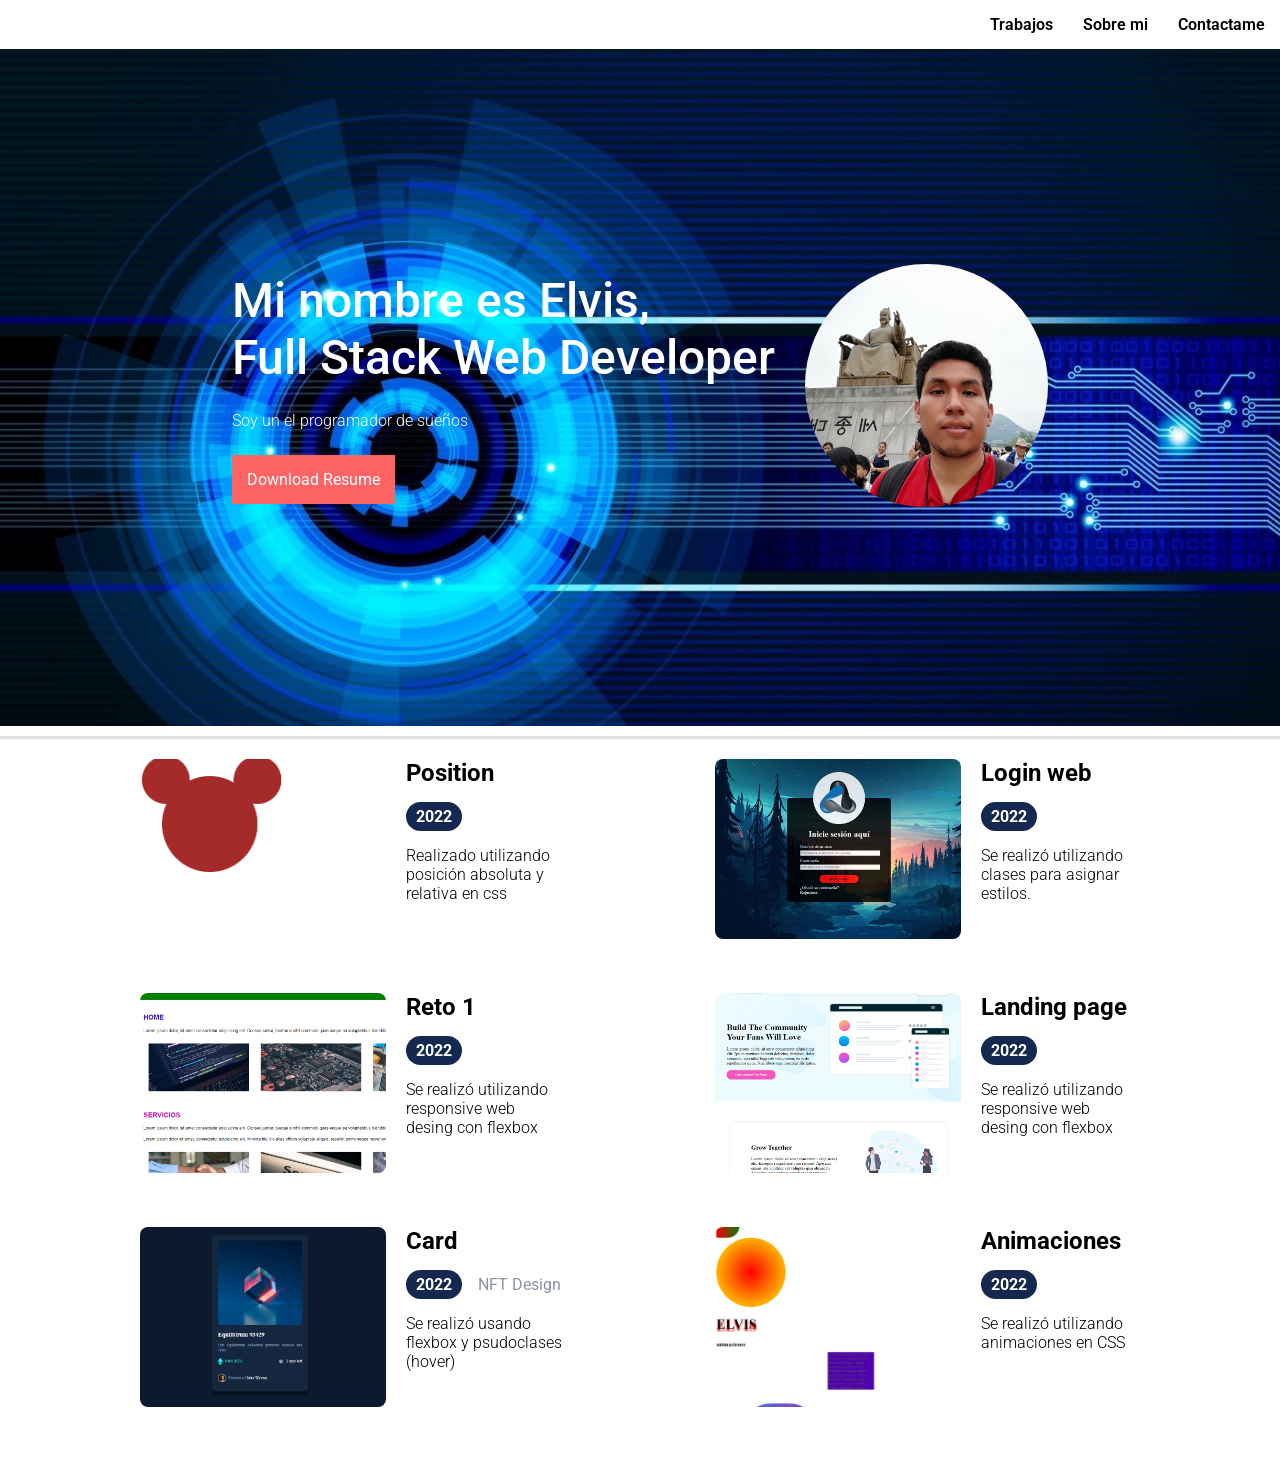
<file: index.html>
<!DOCTYPE html>
<html lang="en">
<head>
    <meta charset="UTF-8">
    <meta http-equiv="X-UA-Compatible" content="IE=edge">
    <meta name="viewport" content="width=device-width, initial-scale=1.0">
    <link rel="stylesheet" href="./styles.css">
    <link rel="preconnect" href="https://fonts.googleapis.com">
    <link rel="preconnect" href="https://fonts.gstatic.com" crossorigin>
    <link href="https://fonts.googleapis.com/css2?family=Montserrat:wght@600&family=Roboto:wght@300&display=swap" rel="stylesheet">
    <title>Document</title>
</head>
<body>
    
    <header class="header">
        <nav class="nav">
            <ul>
                <li>
                    <a href="">Trabajos</a>
                </li>
                <li>
                    <a href="">Sobre mi</a>
                </li>
                <li>
                    <a href="">Contactame</a>
                </li>
            </ul>
        </nav>
    </header>


    <section class="banner">
        <div>
            <h1 class="title">Mi nombre es Elvis,</h1>
            <h1 class="title">Full Stack Web Developer</h1>
            <p class="resume">Soy un el programador de sueños</p>
            <button class="btn-primary">Download Resume</button>
        </div>
        
        <div>
            <img class="img-profile" src="./images/perfil.jpg" alt="" />
        </div>
    </section>
    <hr>
    <section>
        
        <div class="section-works">
            
            <div class="card">
                <div>
                    <a class="link-portafolio" href="./position/oso.html" target="_blank">
                        <img src="./images/position.PNG" alt="" />
                    </a>
                </div>
                <div class="container-detail">
                    <a class="link-portafolio" href="./position/oso.html" target="_blank">
                        <h2>Position</h2>
                    </a>
                    <p>
                        <span class="label-dark">2022</span>
                        <span class="text-light">&nbsp;&nbsp;&nbsp;</span>
                    </p>
                    <p class="resume">
                        Realizado utilizando posición absoluta y relativa en css
                    </p>
                </div>
            </div>
            <div class="card">
                <div>
                    <a class="link-portafolio" href="./login/index.html" target="_blank">
                        <img src="./images/login.PNG" alt="" />
                    </a>
                </div>
                <div class="container-detail">
                    <a class="link-portafolio" href="./login/index.html" target="_blank">
                        <h2>Login web</h2>
                    </a>
                    <p>
                        <span class="label-dark">2022</span>
                        <span class="text-light">&nbsp;&nbsp;&nbsp;</span>
                    </p>
                    <p class="resume">
                        Se realizó utilizando clases para asignar estilos.
                    </p>
                </div>
            </div>
            <div class="card">
                <div>
                    <a class="link-portafolio" href="./figma/index.html" target="_blank">
                        <img src="./images/figma.PNG" alt="" />
                    </a>
                </div>
                <div class="container-detail">
                    <a class="link-portafolio" href="./figma/index.html" target="_blank">
                        <h2>Reto 1</h2>
                    </a>
                    <p>
                        <span class="label-dark">2022</span>
                        <span class="text-light">&nbsp;&nbsp;&nbsp;</span>
                    </p>
                    <p class="resume">
                        Se realizó utilizando responsive web desing con flexbox
                    </p>
                </div>
            </div>

            <div class="card">
                <div>
                    <a class="link-portafolio" href="./landing/index.html" target="_blank">
                        <img src="./images/landing.PNG" alt="" />
                    </a>
                </div>
                <div class="container-detail">
                    <a class="link-portafolio" href="./landing/index.html" target="_blank">
                        <h2>Landing page</h2>
                    </a>
                    <p>
                        <span class="label-dark">2022</span>
                        <span class="text-light">&nbsp;&nbsp;&nbsp;</span>
                    </p>
                    <p class="resume">
                        Se realizó utilizando responsive web desing con flexbox
                    </p>
                </div>
            </div>




            <div class="card">
                <div>
                    <a class="link-portafolio" href="./card/index.html" target="_blank">
                        <img src="./images/card.png" alt="" />
                    </a>
                </div>
                <div class="container-detail">
                    <a class="link-portafolio" href="./card/index.html" target="_blank">
                        <h2>Card</h2>
                    </a>
                    <p>
                        <span class="label-dark">2022</span>
                        <span class="text-light">&nbsp;&nbsp;&nbsp;NFT Design</span>
                    </p>
                    <p class="resume">
                        Se realizó usando flexbox y psudoclases (hover)
                    </p>
                </div>
            </div>
            <div class="card">
                <div>
                    <a class="link-portafolio" href="./animaciones/index.html" target="_blank">
                        <img src="./images/animaciones.PNG" alt="" />
                    </a>
                </div>
                <div class="container-detail">
                    <a class="link-portafolio" href="./animaciones/index.html" target="_blank">
                        <h2>Animaciones</h2>
                    </a>
                    <p>
                        <span class="label-dark">2022</span>
                        <span class="text-light">&nbsp;&nbsp;&nbsp;</span>
                    </p>
                    <p class="resume">
                        Se realizó utilizando animaciones en CSS
                    </p>
                </div>
            </div>
            
        </div>
    </section>
</body>
</html>
</file>
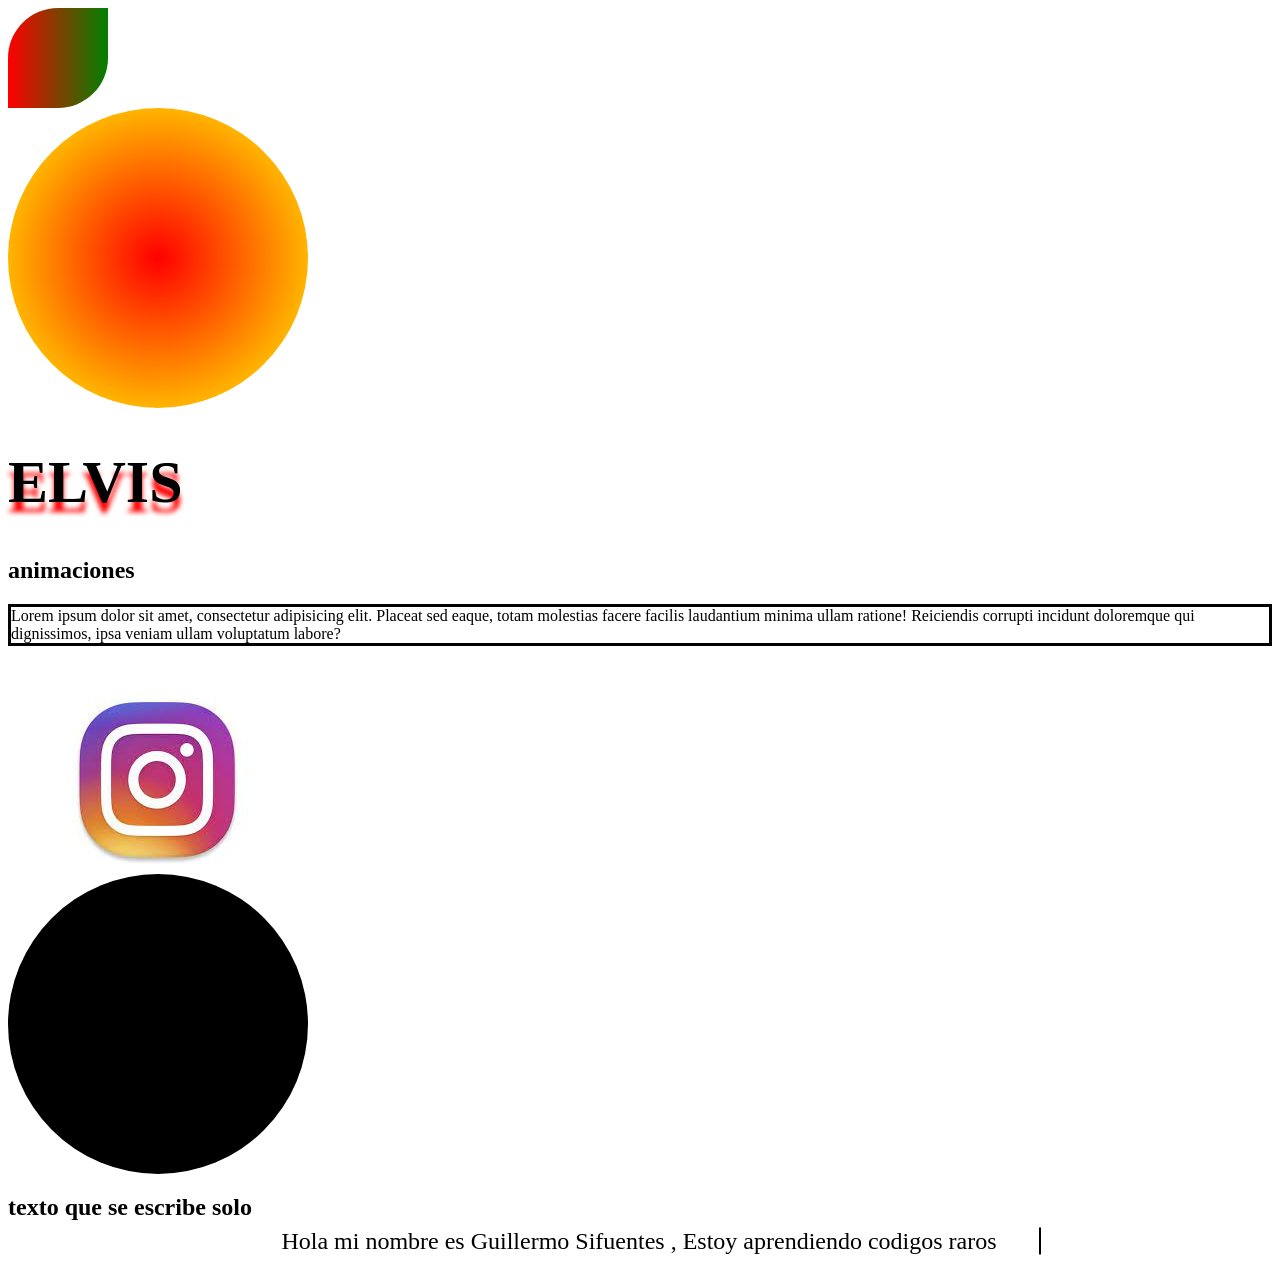
<file: animaciones/index.html>
<!DOCTYPE html>
<html lang="en">
<head>
    <meta charset="UTF-8">
    <meta http-equiv="X-UA-Compatible" content="IE=edge">
    <meta name="viewport" content="width=device-width, initial-scale=1.0">
    <link rel="stylesheet" href="./styles.css">
    <title>Document</title>
</head>
<body>
    <div class="hoja"></div>
    <div class="circular"></div>

    <h1>ELVIS</h1>

    <h2>animaciones</h2>
    <p class="textoanimado">Lorem ipsum dolor sit amet, consectetur adipisicing elit. Placeat sed eaque, totam molestias facere facilis laudantium minima ullam ratione! Reiciendis corrupti incidunt doloremque qui dignissimos, ipsa veniam ullam voluptatum labore?</p>
    <br>
    <br>
    <img class="imagen-animada" src="./logo.jpg" alt="">
    <br>
    
    <div class="ball"></div>


    <h2>texto que se escribe solo</h2>
        <p class="texto-animado-dos lineas"> Hola mi nombre es Guillermo Sifuentes , Estoy aprendiendo codigos raros</p>
</body>
</html>
</file>
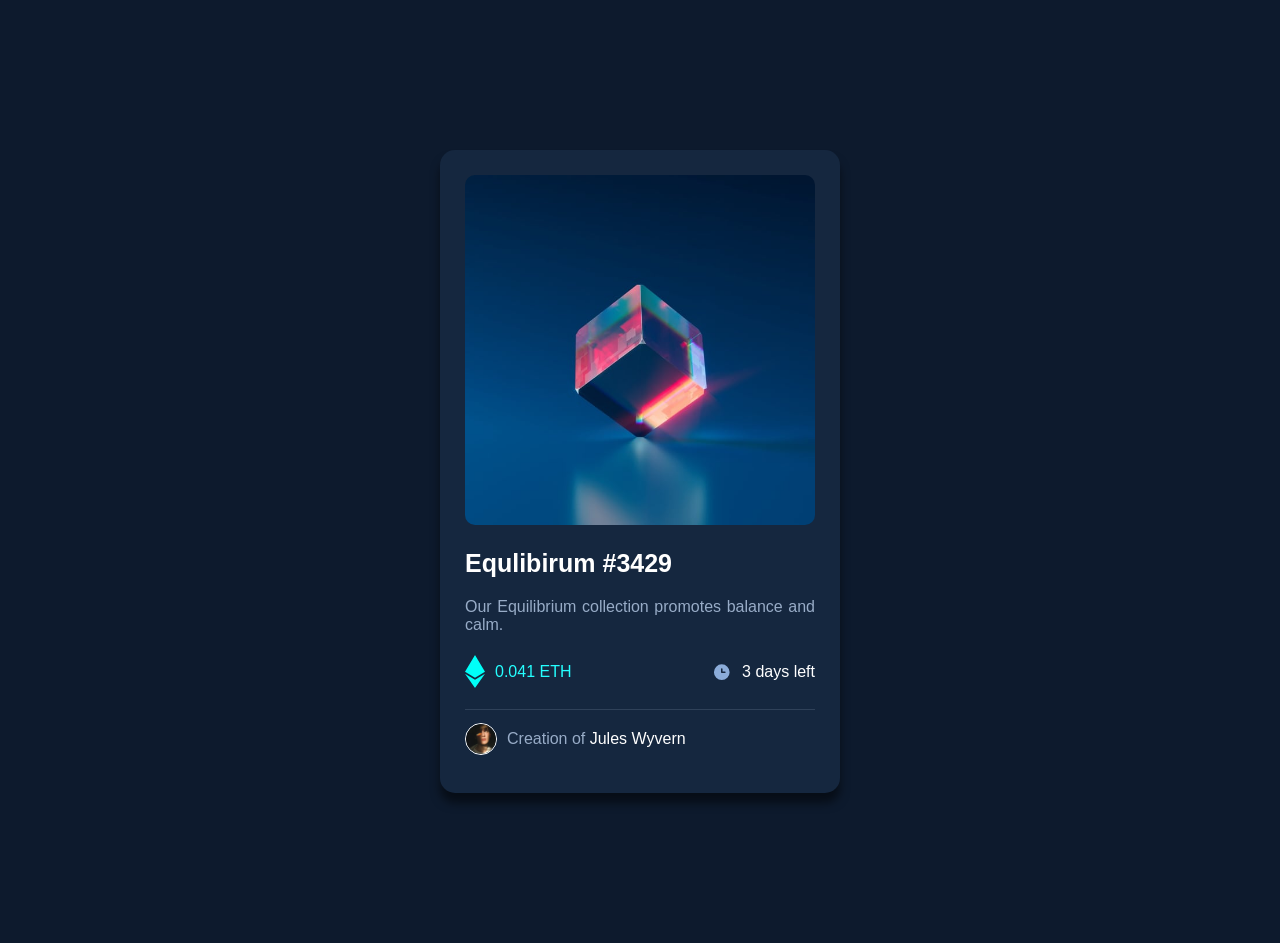
<file: card/index.html>
<!DOCTYPE html>
<html lang="en">
<head>
    <meta charset="UTF-8">
    <meta http-equiv="X-UA-Compatible" content="IE=edge">
    <meta name="viewport" content="width=device-width, initial-scale=1.0">
    <link rel="stylesheet" href="./styles.css">
    <title>Document</title>
</head>
<body>
    <div class="card">
        <figure>
            
            <img src="./images/image-equilibrium.jpg" alt="">
            <div>
                <img id="ojo" src="./images/icon-view.svg" alt="">
            </div>
        </figure>
        <h1>Equlibirum #3429</h1>
        <p>Our Equilibrium collection promotes balance and calm.</p>
        <div class="card1">
            <div>
                <img src="./images/icon-ethereum.svg" alt=""><span style="color: #25FFFF;">0.041 ETH</span>
            </div>
            <div>
                <img src="./images/icon-clock.svg" alt=""><span>3 days left</span>
            </div>
        </div>
        <div class="card2">
        <img src="./images/image-avatar.png" alt=""><p>Creation of <span style="color:white;">Jules Wyvern</span></p>
        </div>
    </div>
</body>
</html>
</file>
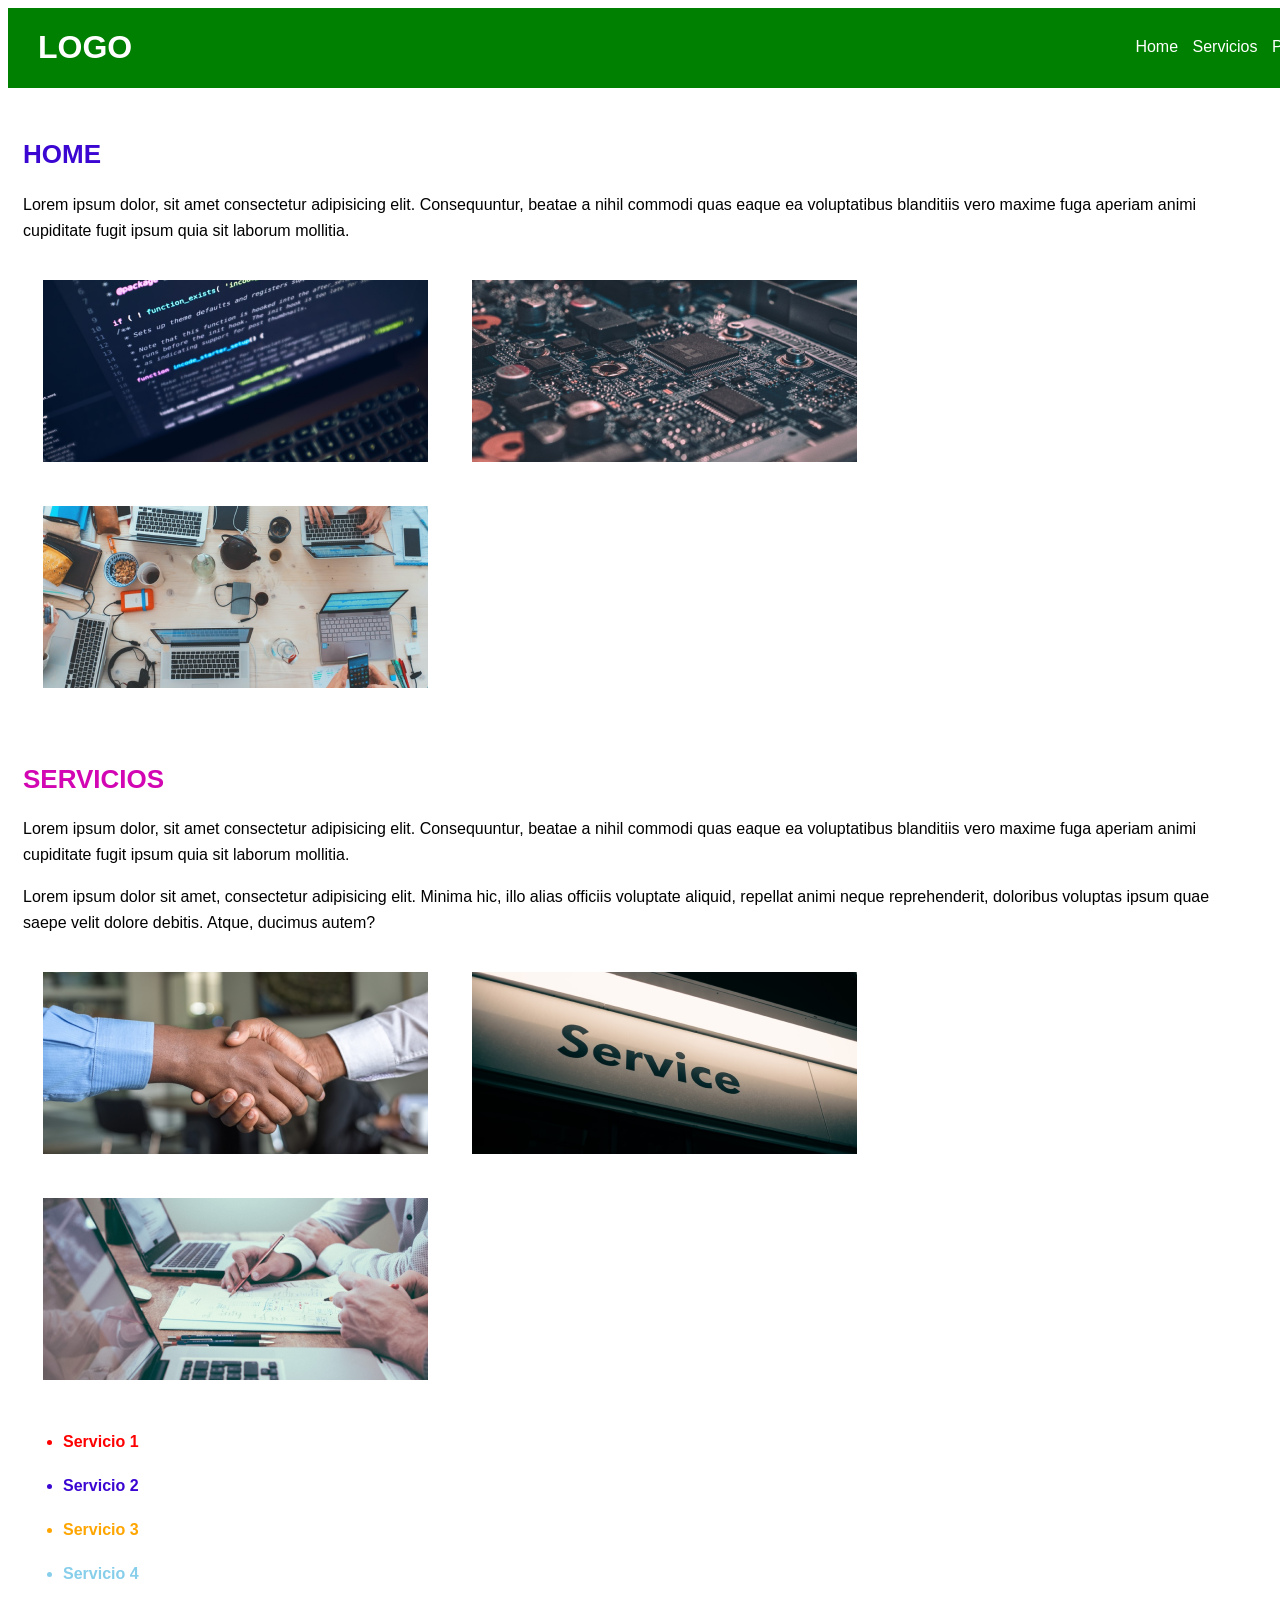
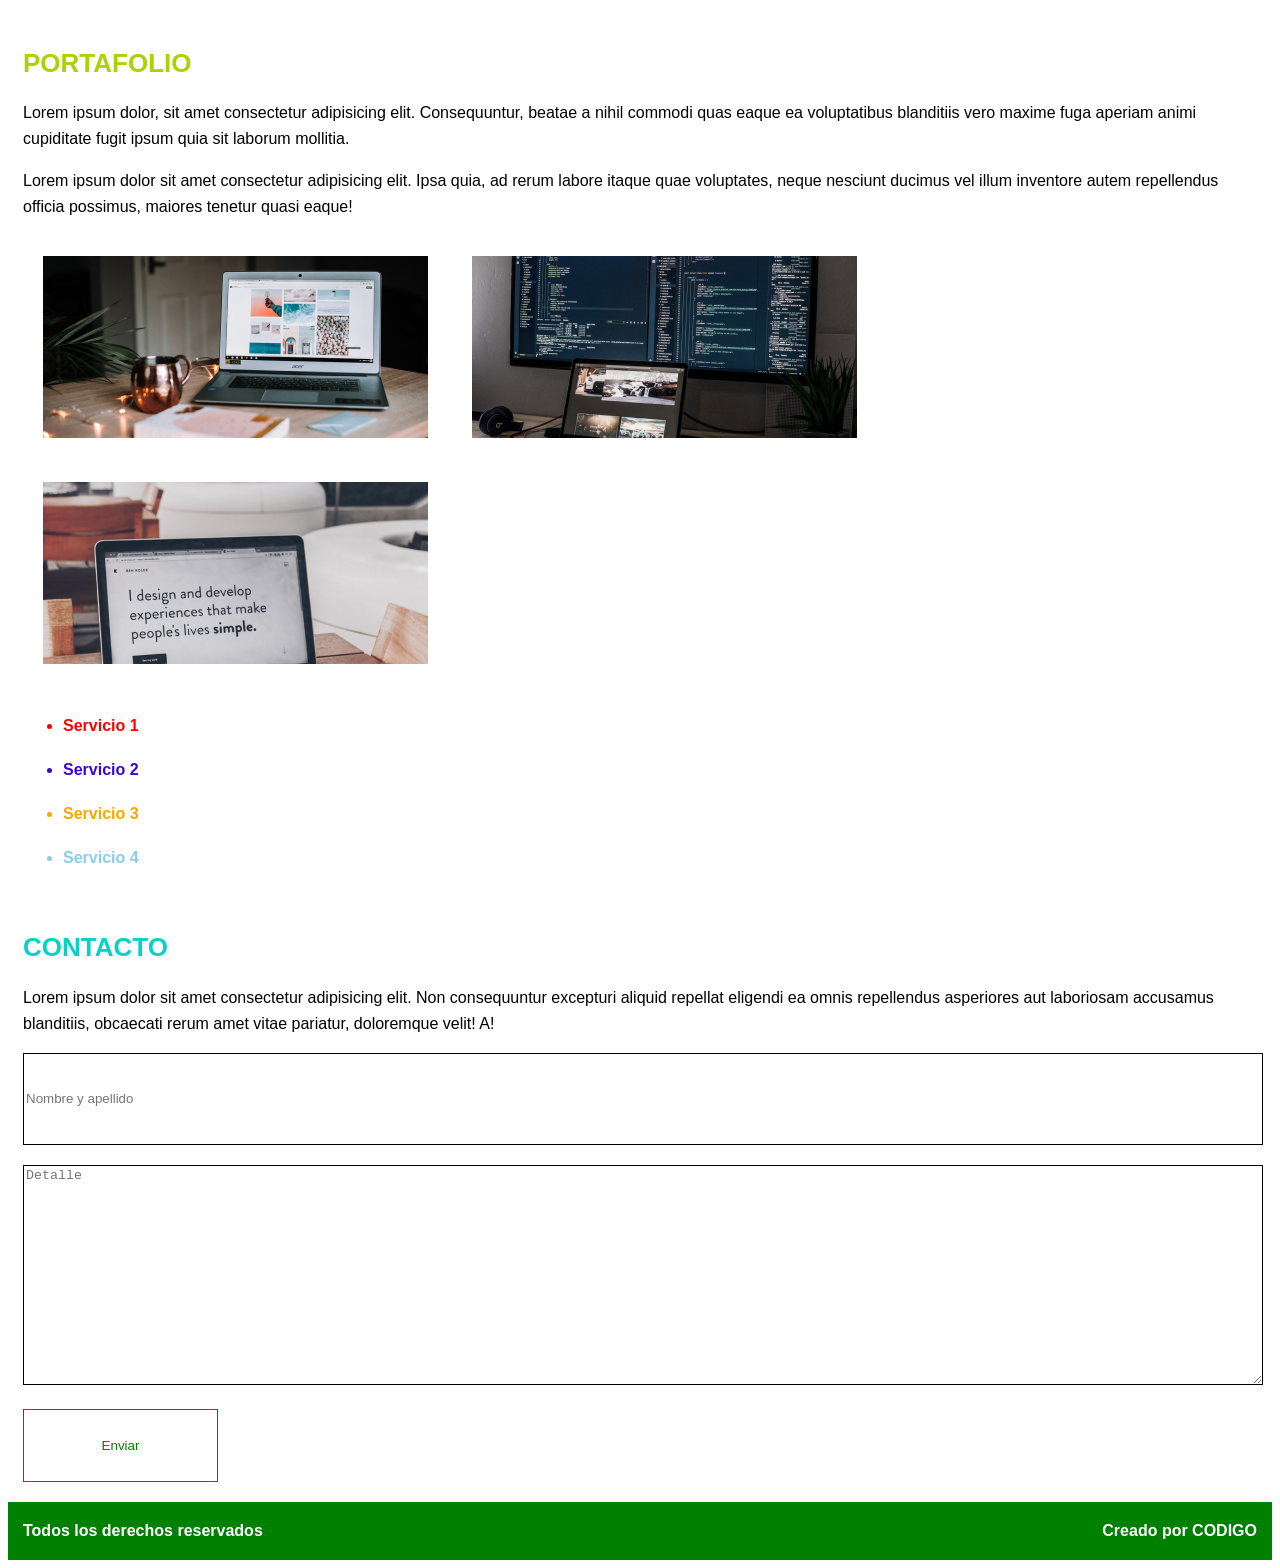
<file: figma/index.html>
<!DOCTYPE html>
<html lang="en">
<head>
    <meta charset="UTF-8">
    <meta http-equiv="X-UA-Compatible" content="IE=edge">
    <meta name="viewport" content="width=device-width, initial-scale=1.0">
    <link rel="stylesheet" href="./styles.css">
    <title>Document</title>
</head>
<body>
    <div class="container">
        <header>
            <h1>LOGO</h1>
            <nav>
                <a href="#">Home</a>
                <a href="#">Servicios</a>
                <a href="#">Portafolio</a>
                <a href="#">Contacto</a>
            </nav>
        </header>
    </div>

    <section class="home">
        <h1 >HOME</h1>
        <p>Lorem ipsum dolor, sit amet consectetur adipisicing elit. Consequuntur, beatae a nihil commodi quas eaque ea voluptatibus blanditiis vero maxime fuga aperiam animi cupiditate fugit ipsum quia sit laborum mollitia.</p>
        <div>
            <img src="./images/Rectangle 2.png" alt="">
            <img src="./images/Rectangle 3.png" alt="">
            <img src="./images/Rectangle 4.png" alt="">
        </div>
    </section>

    <section class="servicios">
    <h1>SERVICIOS</h1>
    <p>Lorem ipsum dolor, sit amet consectetur adipisicing elit. Consequuntur, beatae a nihil commodi quas eaque ea voluptatibus blanditiis vero maxime fuga aperiam animi cupiditate fugit ipsum quia sit laborum mollitia.</p>
    <p>Lorem ipsum dolor sit amet, consectetur adipisicing elit. Minima hic, illo alias officiis voluptate aliquid, repellat animi neque reprehenderit, doloribus voluptas ipsum quae saepe velit dolore debitis. Atque, ducimus autem?</p>
    <div>
        <img src="./images/Rectangle 5.png" alt="">
        <img src="./images/Rectangle 6.png" alt="">
        <img src="./images/Rectangle 7.png" alt="">
        
    </div>
    <ul>
        <li>Servicio 1</li>
        <li>Servicio 2</li>
        <li>Servicio 3</li>
        <li>Servicio 4</li>
    </ul>
    </section>

    <section class="portafolio">
        <h1>PORTAFOLIO</h1>
        <p>Lorem ipsum dolor, sit amet consectetur adipisicing elit. Consequuntur, beatae a nihil commodi quas eaque ea voluptatibus blanditiis vero maxime fuga aperiam animi cupiditate fugit ipsum quia sit laborum mollitia.</p>
        <p>Lorem ipsum dolor sit amet consectetur adipisicing elit. Ipsa quia, ad rerum labore itaque quae voluptates, neque nesciunt ducimus vel illum inventore autem repellendus officia possimus, maiores tenetur quasi eaque!</p>
        <div>
            <img src="./images/Rectangle 8.png" alt="">
            <img src="./images/Rectangle 9.png" alt="">
            <img src="./images/Rectangle 10.png" alt="">
            
        </div>
        <ul>
            <li>Servicio 1</li>
            <li>Servicio 2</li>
            <li>Servicio 3</li>
            <li>Servicio 4</li>
        </ul>
    </section>

    <section class="contacto">
        <h1>CONTACTO</h1>
        <p>Lorem ipsum dolor sit amet consectetur adipisicing elit. Non consequuntur excepturi aliquid repellat eligendi ea omnis repellendus asperiores aut laboriosam accusamus blanditiis, obcaecati rerum amet vitae pariatur, doloremque velit! A!</p>
        <form action=" ">
            <input class="nombre" placeholder="Nombre y apellido" type="text"><br>
            <textarea name="" placeholder="Detalle" id="" cols="30" rows="10"></textarea><br>
            <button>Enviar</button>
        </form>
    </section>


    <footer>
        <p>Todos los derechos reservados</p>
        <p>Creado por CODIGO</p>
    </footer>



</body>
</html>
</file>
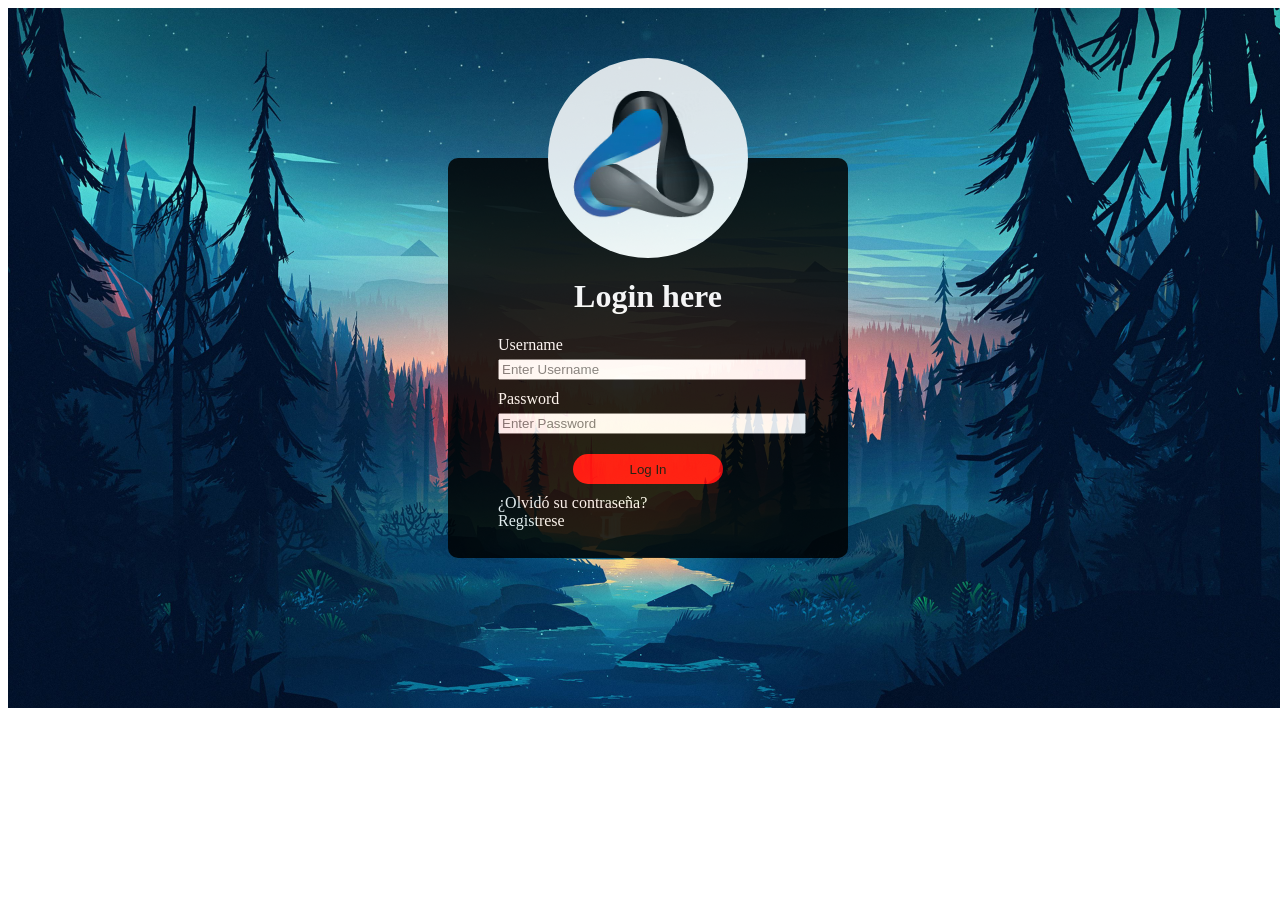
<file: login/index.html>
<!DOCTYPE html>
<html lang="en">
<head>
    <meta charset="UTF-8">
    <meta http-equiv="X-UA-Compatible" content="IE=edge">
    <meta name="viewport" content="width=device-width, initial-scale=1.0">
    <link rel="stylesheet" href="./styles.css">
    <title>Document</title>
</head>
<body>
    <div class="contenedor">
        <div class="formulario">
            <img src="./logo.png" alt="">
            <h1>Login here</h1>
            <form action="">    
                <label for="">Username</label><br>
                <input type="text" placeholder="Enter Username"><br>
                <label for="">Password</label><br>
                <input type="password" placeholder="Enter Password"><br>
                <input class="btn" type="submit" value="Log In">
                
            </form>
            <a href="#">¿Olvidó su contraseña?</a><br>
            <a href="#">Registrese</a>
        </div>
    </div>
</body>
</html>
</file>
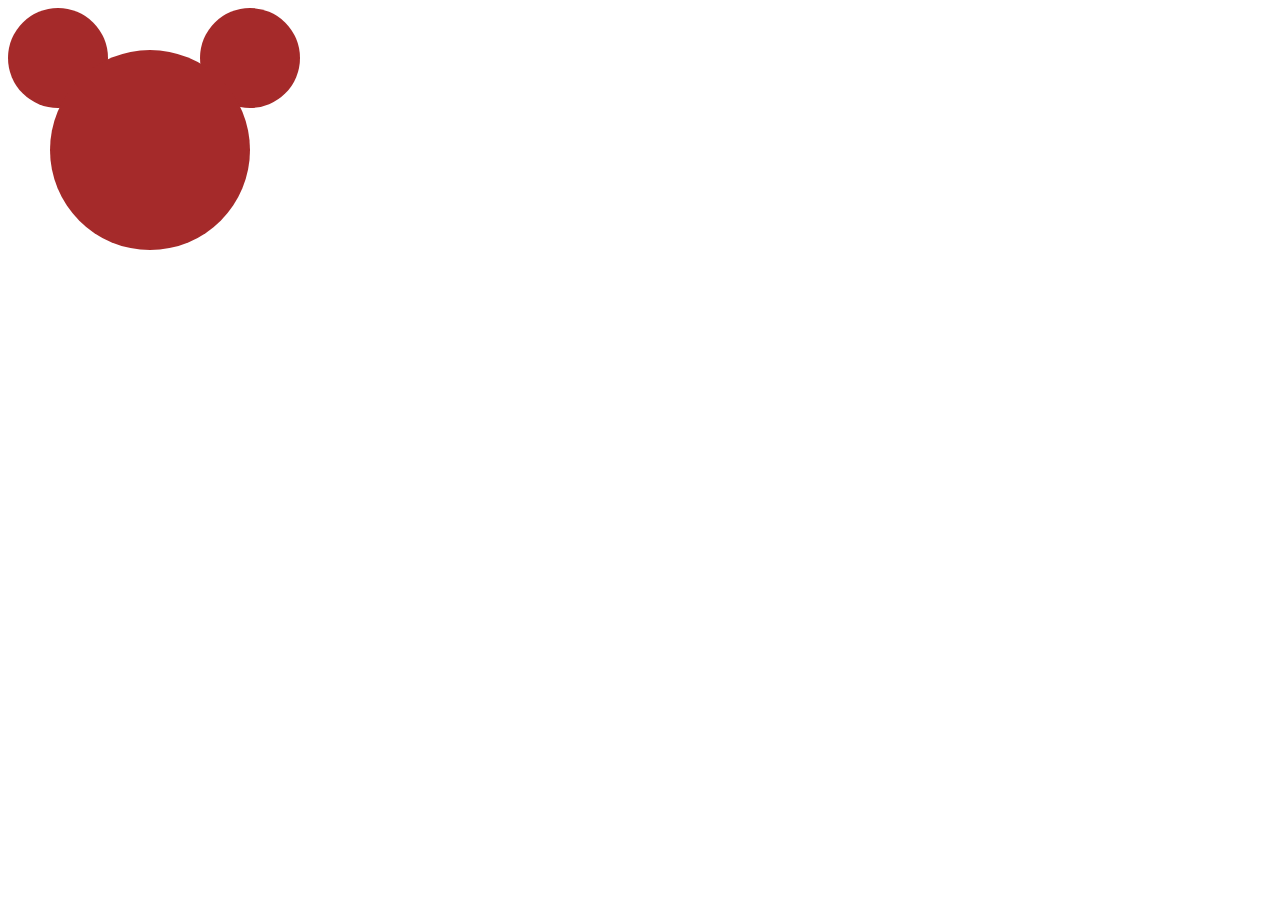
<file: position/oso.html>
<!DOCTYPE html>
<html lang="en">
<head>
    <meta charset="UTF-8">
    <meta http-equiv="X-UA-Compatible" content="IE=edge">
    <meta name="viewport" content="width=device-width, initial-scale=1.0">
    <link rel="stylesheet" href="./styles.css">
    <title>Document</title>
</head>
<body>

    <div class="oreja1"></div>
    <div class="oreja2"></div>
    <div class="cara">
        <div class="ojo1"></div>
        <div class="ojo2"></div>
        <div class="boca"></div>

    </div>
    <div class="cuerpo"></div>
    
</body>
</html>
</file>
<file: styles.css>
* {
    margin: 0;
    padding: 0;
    font-family: 'Roboto', sans-serif;
  }

  body {
    font-family: "Heebo", sans-serif;
    max-width: 1400px;
    margin-left: auto;
    margin-right: auto;
  }

  .header {
    display: flex;
    /* flex-start
      center
      flex-end */
    justify-content: flex-end;
  }

  .nav ul {
    display: flex;
    list-style: none;
  }

  .nav ul > li {
    padding: 15px;
  }

  .nav ul li a {
    text-decoration: none;
    color: #000;
    font-weight: 600;
  }

  .banner{
    height: auto;
    padding-top: 215px;
    padding-bottom: 215px;
    display: flex;
    align-items: center;
    justify-content: center;
    background-image: url(./images/bg-tech.jpg);
    color: white;
  }

  .banner img{
    margin-left: 30px;
  }

  @media only screen and (max-width:600px) {
        
    .banner{
        flex-wrap: wrap;
        margin-left: 20px;
    }



  }

  .title {
    font-size: 3em;
    font-weight: 500;
  }

  .resume {
    width: 45%;
    font-weight: 300;
    margin-top: 25px;
    margin-bottom: 25px;
  }

  .btn-primary {
    background-color: #ff6464;
    color: #fff;
    border: none;
    padding: 15px;
    text-transform: capitalize;
    font-size: 16px;
    cursor: pointer;
  }

  .img-profile {
    width: 243px;
    height: 243px;
    border-radius: 50%;
  }

  .section-works {
    max-width: 1000px;
    margin: auto;
    display: flex;
    flex-wrap: wrap;
    justify-content: space-between;
    
  }

  .card {
    display: flex;
    width: 425px;
    padding-bottom: 50px;
  }

  .card div img {
    width: 246px;
    height: 180px;
    object-fit: cover;
    border-radius: 8px;
  }

  .text-works {
    font-size: 1em;
    margin-bottom: 30px;
    font-weight: 300;
  }

  .container-detail {
    margin-left: 20px;
  }

  .container-detail p {
    margin-top: 20px;
    width: 100% !important;
  }

  .label-dark {
    background-color: #142850;
    color: #fff;
    border-radius: 16px;
    padding: 5px 10px;
    font-weight: bold;
  }

  .text-light {
    color: #8695a4;
  }

  hr {
    height: 0.5px;
    background-color: #e0e0e0;
    border: 0.5px solid #e0e0e0;
    margin-top: 10px;
    margin-bottom: 20px;
  }

  .link-portafolio {
    color: #000;
    text-decoration: none;
    transition: 0.3s;
  }

  .link-portafolio:hover {
    color: #ff6464;
    text-decoration: underline;
  }
</file>
<file: animaciones/styles.css>
.hoja{
    width: 100px;
    height: 100px;
    border-top-left-radius: 50%;
    border-bottom-right-radius: 50%;
    background: linear-gradient( to left, green, red)
}

.circular{
    width: 300px;
    height: 300px;
    border-radius: 50%;
    background: radial-gradient(red, yellow);
}
h1{
    font-size: 60PX;
    text-shadow: 0px 10px 5px red;
}

.textoanimado{
    animation-name: texto-volador;
    animation-duration: 10s;
    animation-iteration-count: infinite;
    border: solid;
}
@keyframes texto-volador{
    from{
        margin-left: 100%;
        width: 200px;
        background-color: blue;
        border:none;
    }
    to{
        margin-left: -100%;
        background-color: red;
        color: white;
        border: none;
    }

}

.imagen-animada{
    animation-name: imagen-resize;
    animation-duration: 20s;
    animation-iteration-count: infinite;
}

@keyframes imagen-resize{
    from{
        width: 100px;
        height: auto;
    }

    to{
        width: 600px;
        height: auto;
    }
}

.ball{
    background-color: black;
    width: 300px;
    height: 300px;
    border-radius: 50%;
    animation-name: bola;
    animation-duration: 1s;
    animation-iteration-count: infinite;
}

@keyframes bola{
    from{
        transform: translateY(0px);
    }
    to{
        transform: translateY(-150px);
    }
}

.lineas {
    text-align: center;
    width: 300px;
    margin: auto;
    font-size: 24px;
    white-space: nowrap;
    border-right: 2px solid black;
    transform: translateY(-50%);
    overflow: hidden;
}

.texto-animado-dos {
    animation: texto-animado-dos 5s steps(180) 1s normal both, cursor 0.5s steps(50) infinite normal;
    animation-duration: infinite;
}

@keyframes texto-animado-dos {
    from {
        width: 0;
    }

    to {
        width: 800px;
    }
}

@keyframes cursor {
    from {
        border-right-color: red;
    }

    to {
        border-right-color: transparent;
    }


}
</file>
<file: card/styles.css>
*{
    margin: 0;
    padding: 0;
    font-family: 'Roboto', sans-serif;
}

body {
    background-color: #0D1A2D;
}

.card{
    background-color: #15273F;
    width: 350px;
    height: auto;
    margin-left: auto;
    margin-right: auto;
    margin-top: 150px;
    margin-bottom: 150px;
    padding: 25px;
    border-radius: 15px;
    color:white;
    box-shadow: 0px 10px 10px rgba(0,0,0,0.5);
    position: relative;
}
.card h1{
    margin: 20px 0 20px 0;
    font-size: 25px;
}
.card p{
    margin-bottom: 20px;
    color: #98ACC7;
    text-align: justify;
}

.card img{
    width: 100%;
    height: auto;
    border-radius: 10px;
    
}
.card figure div{
    background-color: rgba(37,255,255,0.4);
    width: 350px;
    height: 350px;
    position: absolute;
    top: 25px;
    border-radius: 10px;
    opacity: 0%;
    display: flex;
    justify-content: center;
    align-items: center;
}
.card figure div:hover{
    opacity: 100%;
}

#ojo{
    width: 50px;
}

.card figure{
    width: 100%;
    margin-left: auto;
    margin-right: auto;
}
.card1{
    display: flex;
    justify-content: space-between;
    align-items:center
}

.card1 div{
    display: flex;
    flex-direction: row;
    justify-content: start;
    align-items: center;
    width: 110px;
    height: 35px;
    margin-bottom: 20px;
}

.card1 div+div{
    display: flex;
    justify-content: end;
    align-items: center;
    width: 110px;
    margin-bottom: 20px;
}
.card1 img{
    width: 20px;
    margin-right: 10px;
}

.card2{
    border-top: 1px solid #2F4159;
}

.card1 div{
    display: flex;
}

.card2 img {
    width: 30px;
    height: 30px;
    border-radius: 50%;
    margin-right: 10px;
    border: 1px solid white;
}

.card2{
    display: flex;
    justify-content: start;
    align-items: center;
}

.card2 p{
    margin-top: 20px;
}
</file>
<file: figma/styles.css>
body{
    font-family: Arial, Helvetica, sans-serif;
}

header {
    width: 1440px;
    background-color: green; 
    display: flex;
    justify-content: space-between;
    flex-direction: row;

}

header nav {
 padding-top: 30px;
 padding-right: 30px;
 padding-right: 30px;
}

header a {
    color: white;
    text-decoration: none;
    padding-left: 10px;
}

header a:hover {
    color: yellow;
}

header h1 {
    padding-left: 30px;
    color: white;
}
section {
    padding-left: 15px;
    padding-right: 15px;
}
section img {
    width: 385px;
    height: auto;
    padding: 20px;
}

footer{
    background-color: green;
    font-size: 16px;
    font-weight: bold;
    color: white;
    display: flex;
    justify-content: space-between;
    padding-left: 15px;
    padding-right: 15px;
}

form{
    margin-bottom: 20px;
}
.servicios ul{
    font-weight: bold;
    line-height:  44px;
}
.servicios li{
    color: #FF0000;
}
.servicios li+li{
    color: #3B06D2
    ;
}
.servicios li+li+li{
    color: orange    ;
}

.servicios li+li+li+li{
    color: skyblue;
}


.portafolio li{
    color: #FF0000;
}
.portafolio li+li{
    color: #3B06D2
    ;
}
.portafolio li+li+li{
    color: orange    ;
}

.portafolio li+li+li+li{
    color: skyblue;
}

.portafolio ul{
    font-weight: bold;
    line-height:  44px;
}

form input{
    width: 100%;
    margin-bottom: 10px;
}

.detalle {
    height: 400px;
}
p {
    font-size: 16px;
    line-height: 26px;
}
section h1{
font-size: 26px;
padding-top: 30px;
}
.home h1{
    color:#3B06D2;
}
.servicios h1{
    color:#D206B2;
}

.portafolio h1{
    color:#AAD206
    ;
}
.contacto h1{
    color:#06D2C6
    ;
}
form input{
    height: 88px;
    margin-bottom: 20px;
    background-color: white;
    border: 1px solid black;
}
form textarea{
    height: 214px; 
    width: 100%; 
    margin-bottom: 20px;
    background-color: white;
    border: 1px solid black;
}

form button{
    width: 195px;
    height:  73px;
    background-color: white;
    border: 1px solid green;
    color: green;
    cursor: pointer;
}
</file>
<file: login/styles.css>
.contenedor{
        width: 100%;
        background-image: url(./wallpaper.jpg);
        background-size: cover;
        position: absolute;
}

.formulario { 
        width: 400px;
        height: 400px; 
        background-color: black; 
        opacity: 85%;
        color: white;
        border-radius: 10px;
        margin: 150px auto 150px auto;
        position: relative;
        }


.formulario form{   
        padding: 0px 50px 0px 50px;

        }





.formulario form input {
        width: 300px;
        margin: 5px 0px 10px 0px;
                }

.formulario h1 {
        padding-top: 120px;
        text-align: center;
}

.formulario img {   position: absolute;
        margin: 0;
        left: 100px;
        top: -100px;
        width: 200px;
        height: 200px; 
        background-color: red;
        border-radius: 50%;
}

.formulario .btn {
        background-color: red;
        border: none;
        width: 150px;
        height: 30px;
        display: box;
        margin-left: 75px;
        margin-top: 10px;
        margin-bottom: 10px;
        border-radius: 15px;
        cursor: pointer;
}

.formulario  a {
        text-decoration: none;
        color: white;
        margin: 15px auto 10px 50px;
        }
</file>
<file: position/styles.css>
.oreja1, .oreja2 {  background-color: brown; 
                    width: 100px; 
                    height: 100px; 
                    border-radius: 50%; 
                    position: absolute;

                }

.oreja2 {

    left: 200px;
}
.cara { background-color: brown; 
        width: 200px; 
        height: 200px; 
        border-radius: 50%;
        position: absolute;

        left: 50px;
        top: 50px;
    }
</file>
